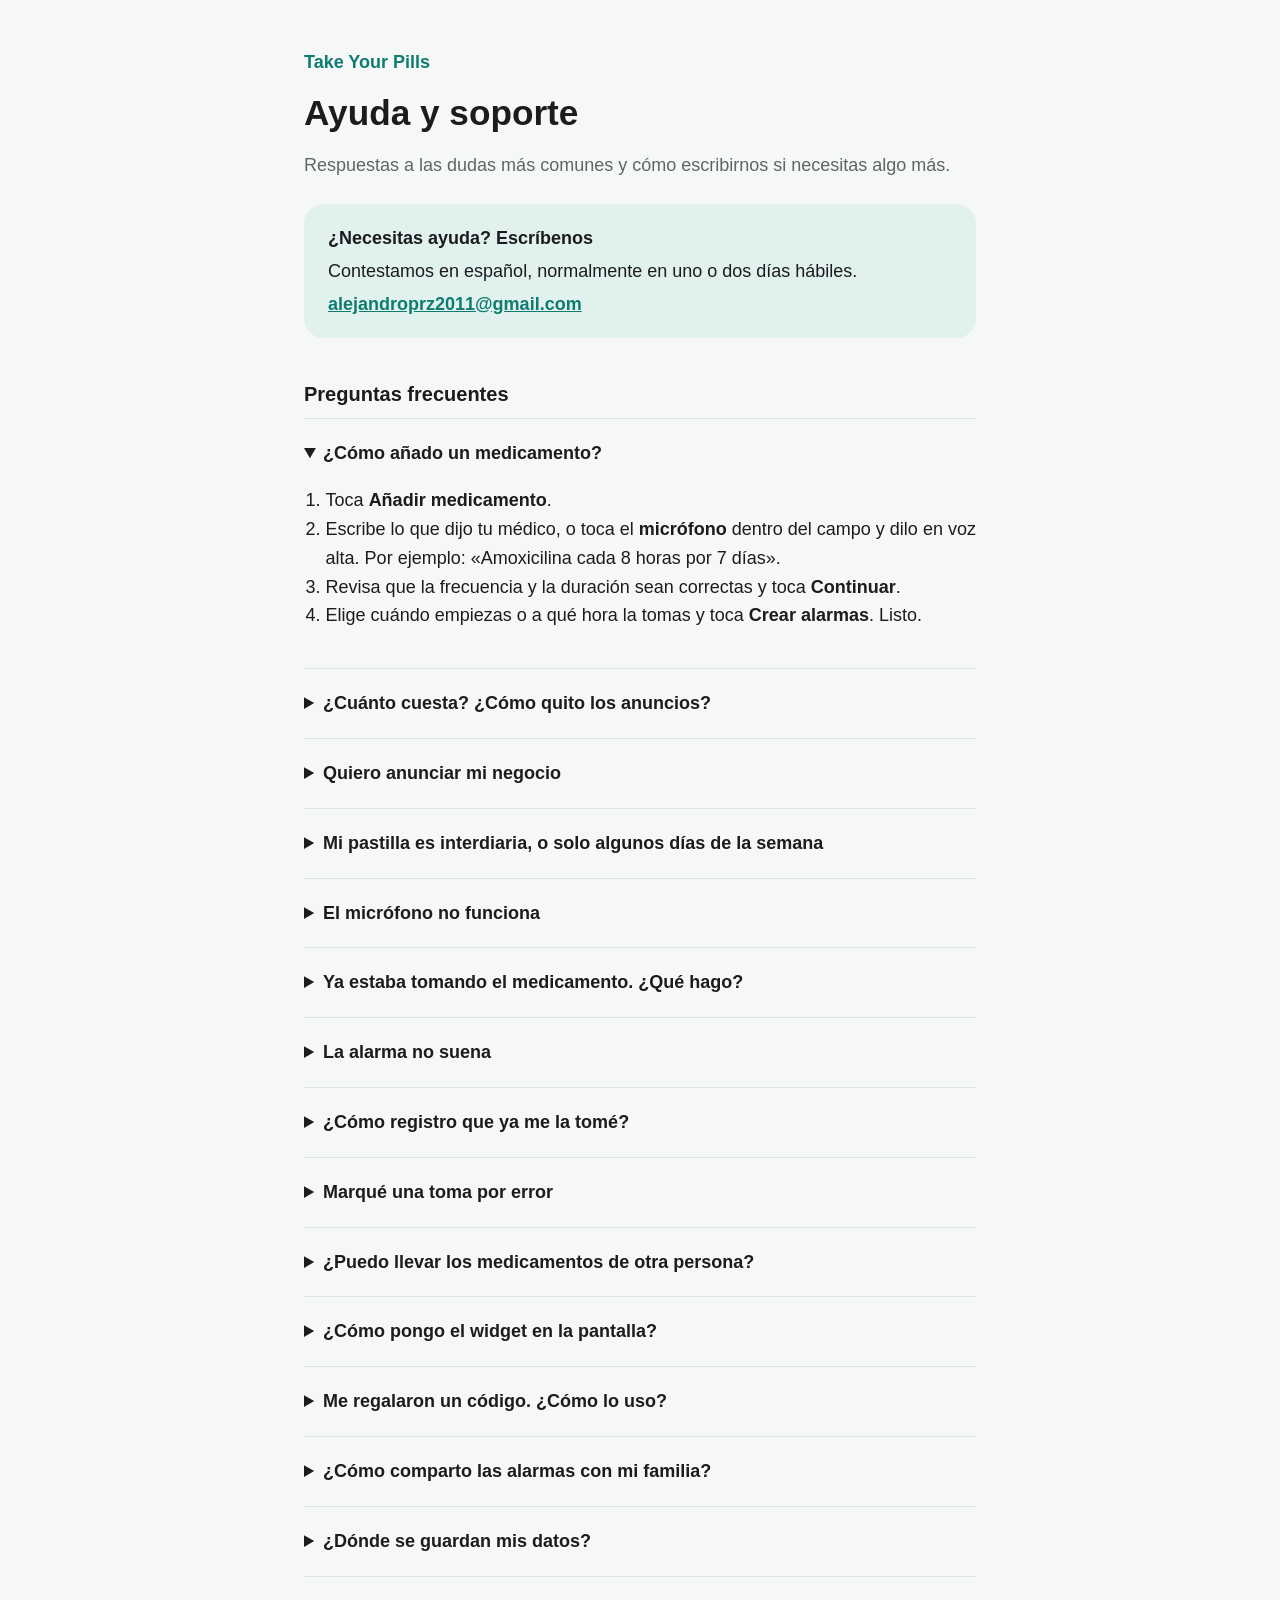
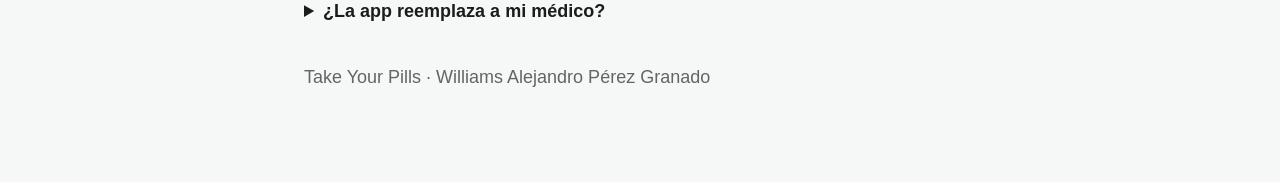
<file: index.html>
<!doctype html>
<meta charset="utf-8">
<title>Take Your Pills</title>
<meta http-equiv="refresh" content="0; url=soporte.html">
<link rel="canonical" href="soporte.html">
<p><a href="soporte.html">Ayuda y soporte de Take Your Pills</a> · <a href="privacidad.html">Política de privacidad</a></p>
</file>
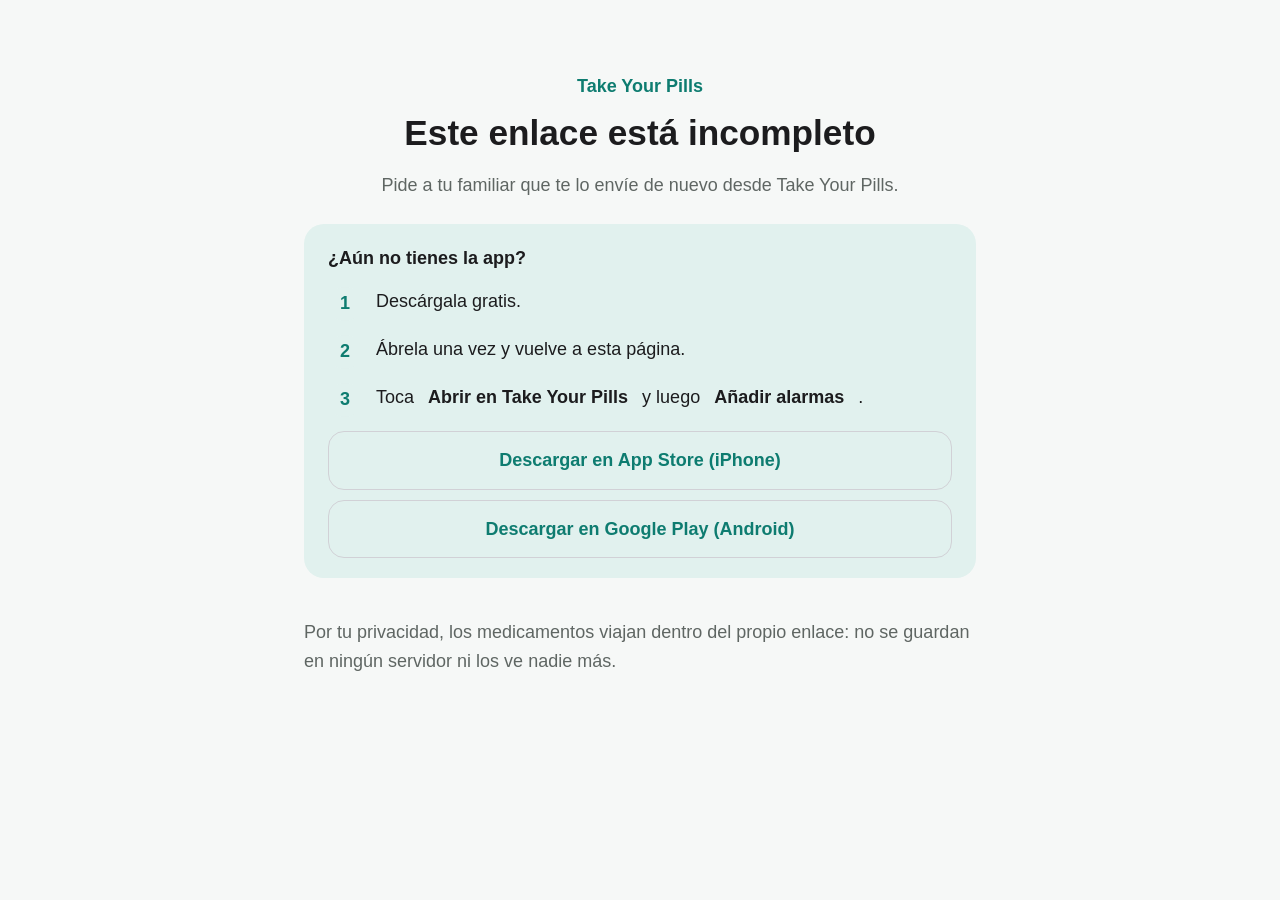
<file: c/index.html>
<!doctype html>
<html lang="es">
<head>
<meta charset="utf-8">
<meta name="viewport" content="width=device-width,initial-scale=1">
<meta name="robots" content="noindex">
<title>Alarmas compartidas · Take Your Pills</title>
<link rel="stylesheet" href="../_style.css">
<style>
  .hero { text-align: center; padding-top: 24px; }
  .hero h1 { margin-top: 12px; }
  .big {
    display: block; width: 100%; box-sizing: border-box; text-align: center;
    font: inherit; font-size: 1.25rem; font-weight: 700; color: #fff;
    background: linear-gradient(#2a9a8c, #0e7c70); border: 0; border-radius: 999px;
    padding: 18px 24px; margin: 28px 0 12px; text-decoration: none;
    box-shadow: 0 10px 24px rgba(14,124,112,.3);
  }
  .steps { counter-reset: s; list-style: none; padding: 0; margin: 0; }
  .steps li { counter-increment: s; display: flex; gap: 14px; align-items: flex-start; margin: 14px 0; }
  .steps li::before {
    content: counter(s); flex: none; width: 34px; height: 34px; border-radius: 50%;
    display: grid; place-items: center; font-weight: 700; color: #0e7c70; background: #e1f1ee;
  }
  .stores { display: grid; gap: 10px; margin-top: 14px; }
  .stores a { display: block; text-align: center; font-weight: 700; padding: 14px; border-radius: 16px; border: 1px solid #d1d1d6; text-decoration: none; }
  .error { display: none; }
</style>
</head>
<body>
<main>
  <div class="hero">
    <div class="app">Take Your Pills</div>
    <h1 id="title">Te compartieron unas alarmas</h1>
    <p class="muted" id="lead">Toca el botón para añadirlas a Take Your Pills.</p>
  </div>

  <a class="big" id="open" href="#">Abrir en Take Your Pills</a>

  <div class="box">
    <strong>¿Aún no tienes la app?</strong>
    <ol class="steps">
      <li>Descárgala gratis.</li>
      <li>Ábrela una vez y vuelve a esta página.</li>
      <li>Toca <b>Abrir en Take Your Pills</b> y luego <b>Añadir alarmas</b>.</li>
    </ol>
    <div class="stores">
      <a id="ios" href="https://apps.apple.com/search?term=Take%20Your%20Pills">Descargar en App Store (iPhone)</a>
      <a href="https://play.google.com/store/apps/details?id=com.takeyourpills.takeyourpills">Descargar en Google Play (Android)</a>
    </div>
  </div>

  <p class="muted">Por tu privacidad, los medicamentos viajan dentro del propio enlace: no se guardan en ningún servidor ni los ve nadie más.</p>
</main>
<script>
  // Everything after "#" stays on this phone; browsers never send it anywhere.
  var code = location.hash.replace(/^#/, "");
  var open = document.getElementById("open");
  if (/^[A-Za-z0-9_-]{16,}$/.test(code)) {
    open.href = "takeyourpills://c#" + code;
  } else {
    open.style.display = "none";
    document.getElementById("title").textContent = "Este enlace está incompleto";
    document.getElementById("lead").textContent =
      "Pide a tu familiar que te lo envíe de nuevo desde Take Your Pills.";
  }
  if (/iPhone|iPad/.test(navigator.userAgent)) {
    document.getElementById("ios").href =
      "itms-apps://search.itunes.apple.com/WebObjects/MZSearch.woa/wa/search?media=software&term=Take%20Your%20Pills";
  }
</script>
</body>
</html>
</file>
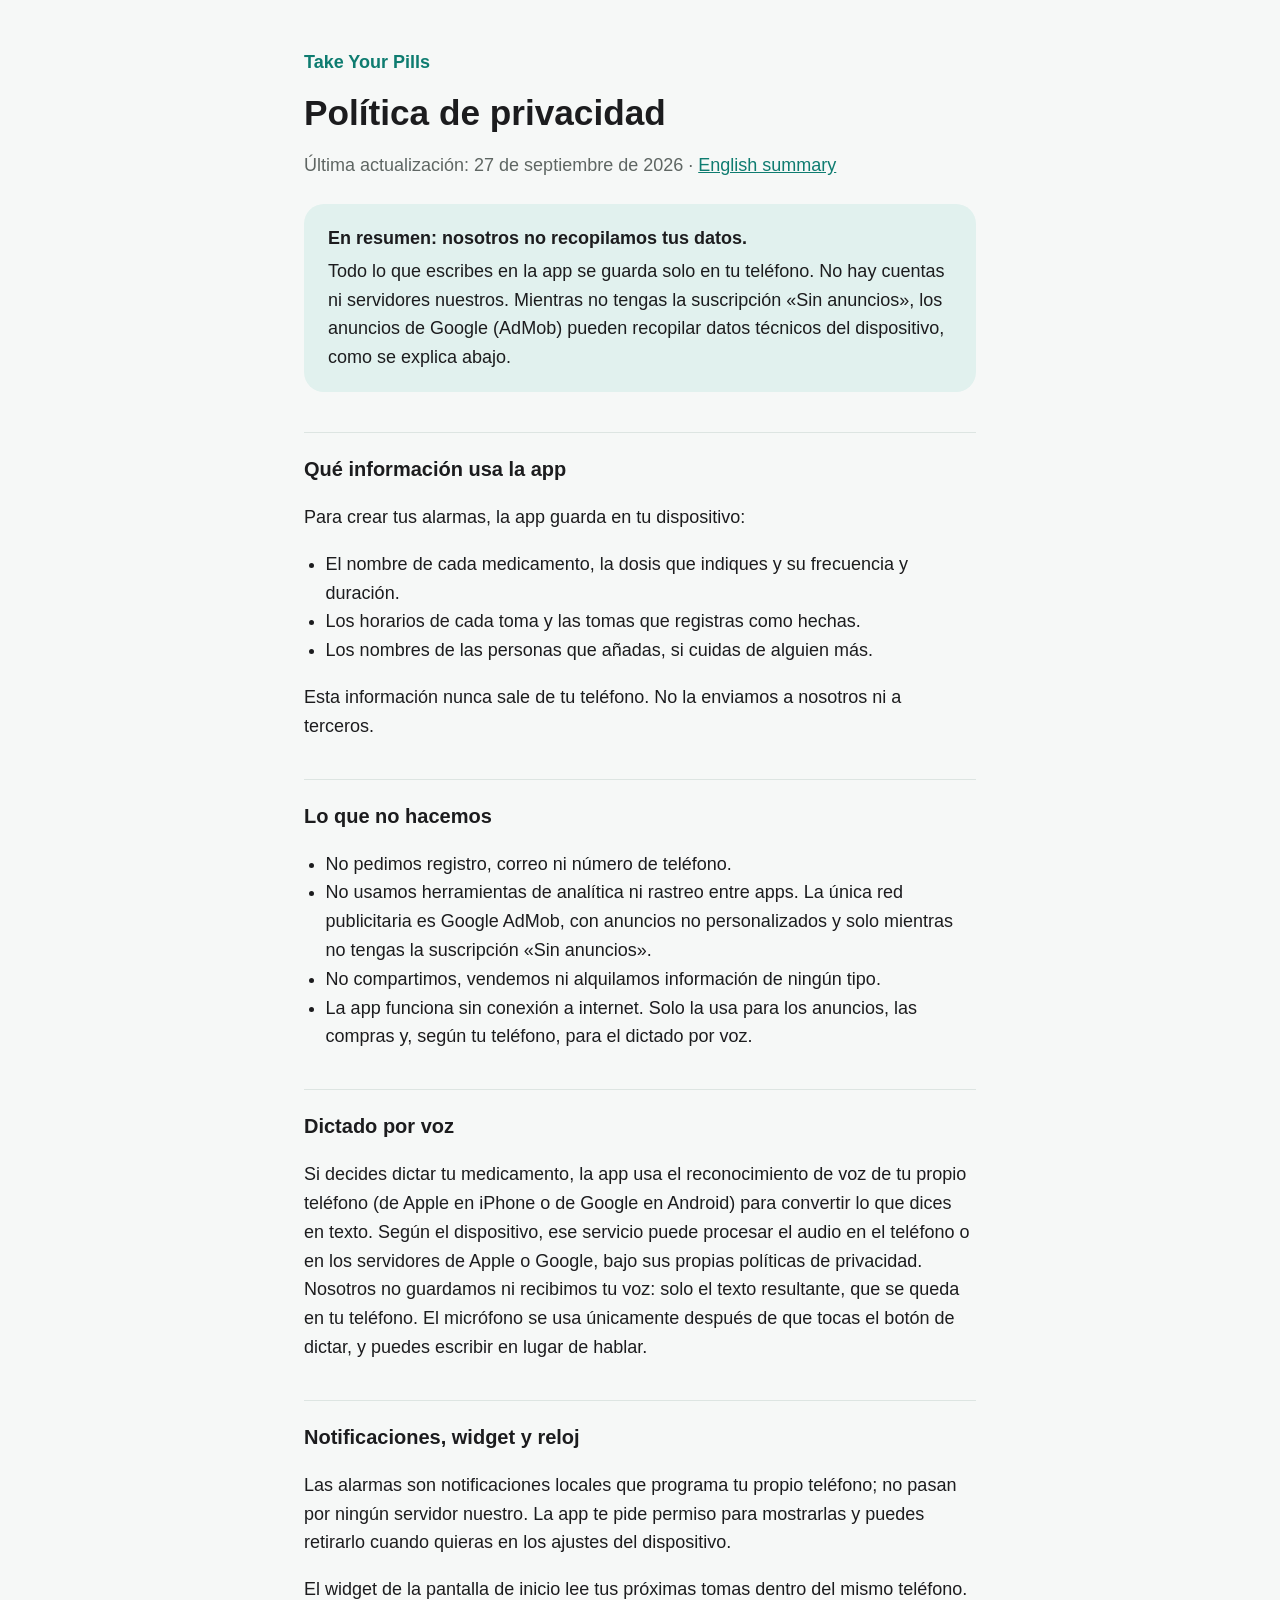
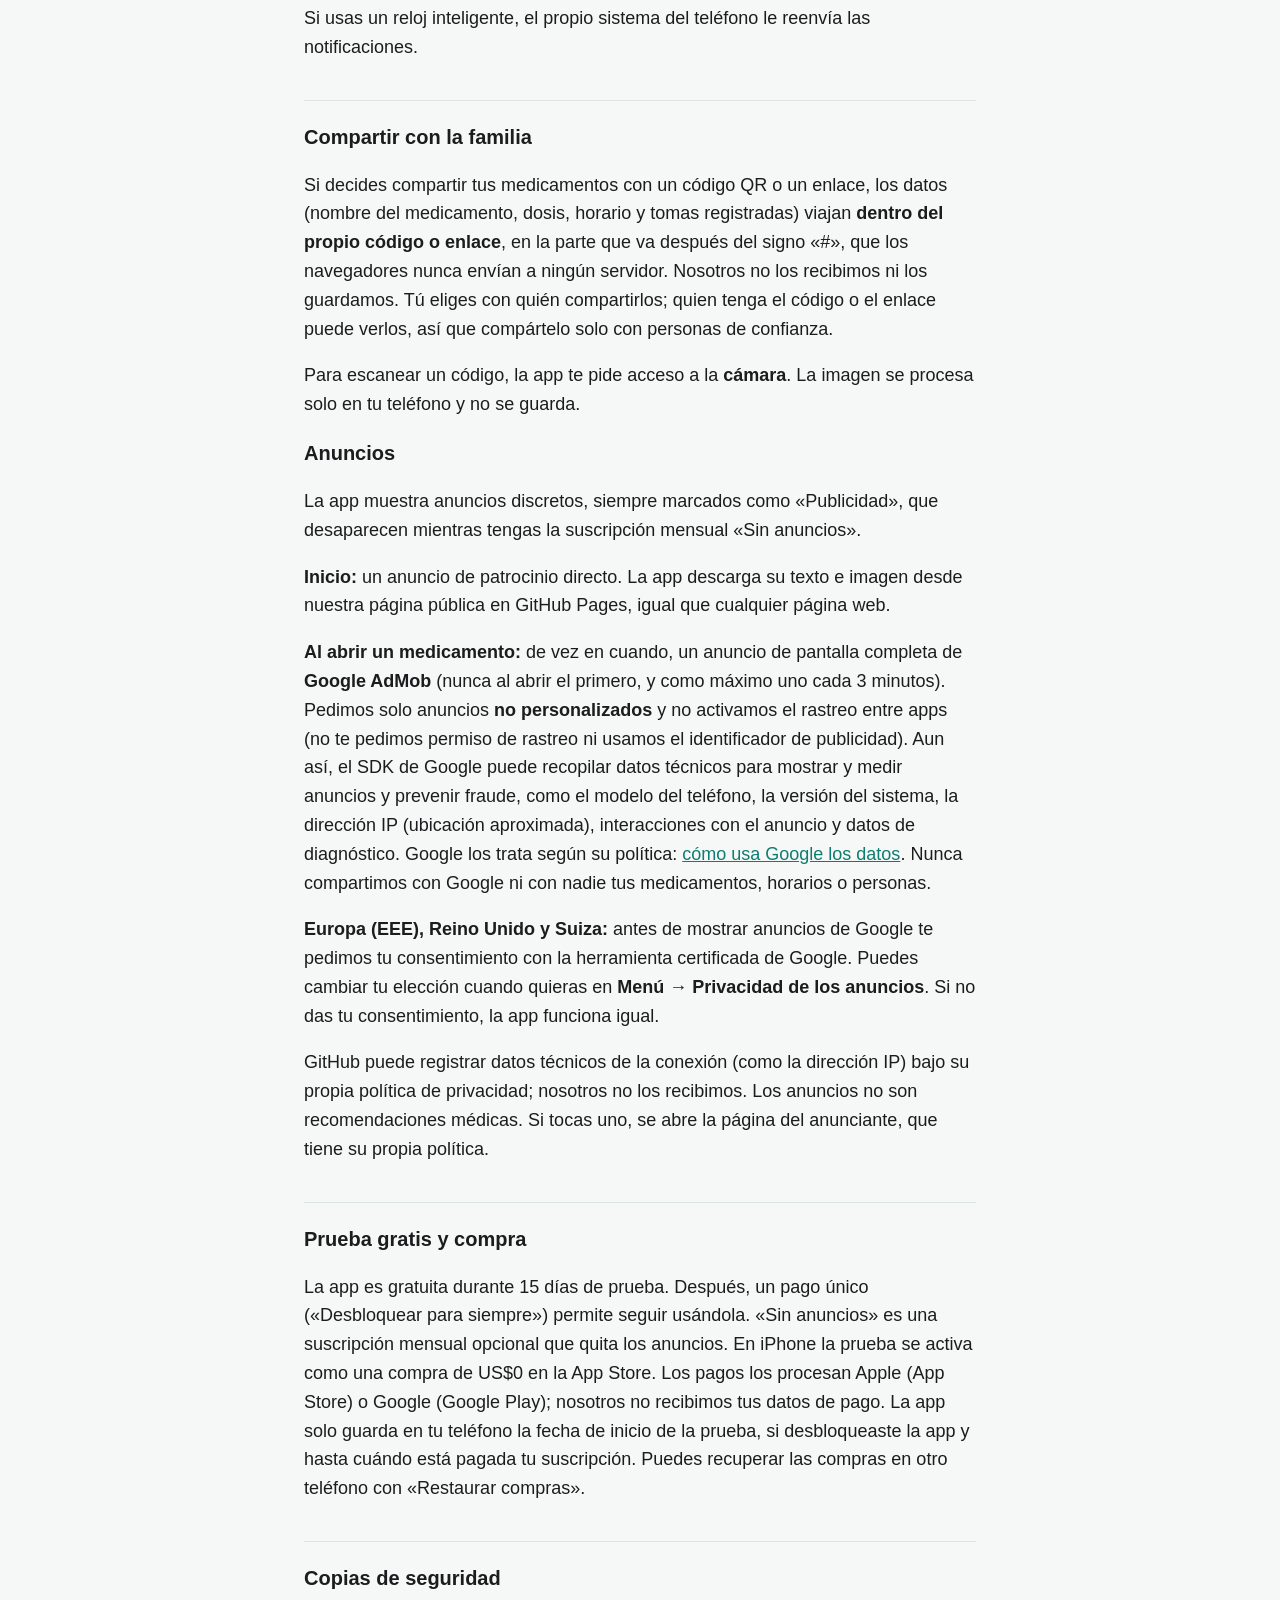
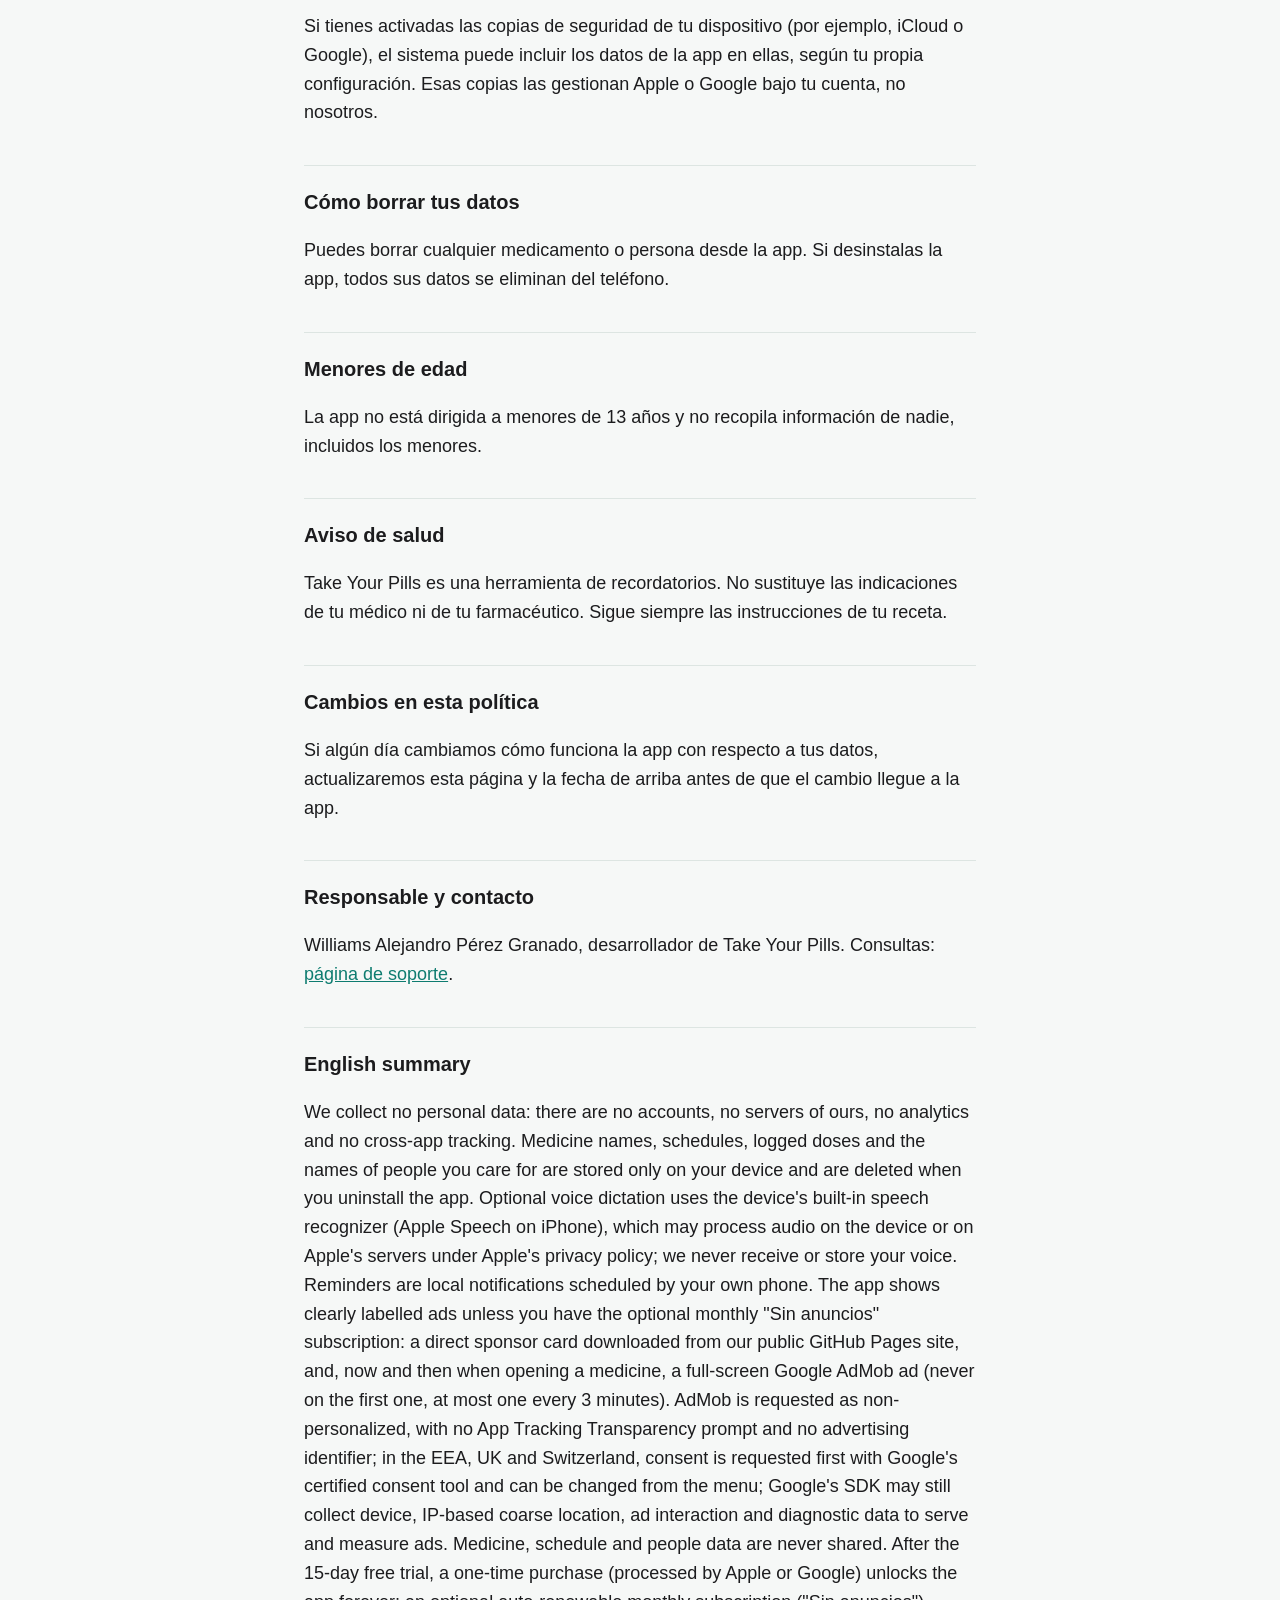
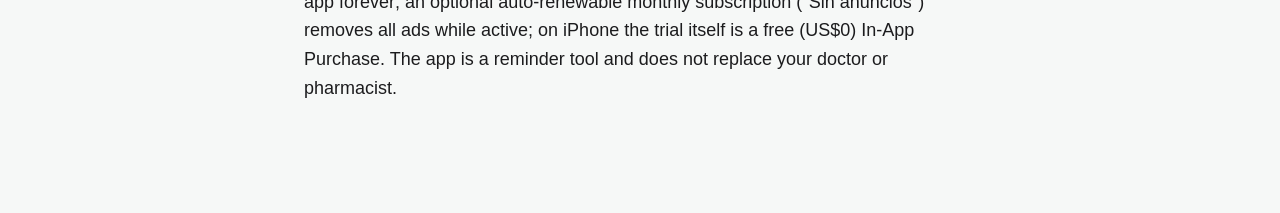
<file: privacidad.html>
<!doctype html>
<html lang="es">
<head>
<meta charset="utf-8">
<meta name="viewport" content="width=device-width,initial-scale=1">
<title>Privacidad · Take Your Pills</title>
<link rel="stylesheet" href="_style.css">
</head>
<body>
<main>
  <div class="app">Take Your Pills</div>
  <h1>Política de privacidad</h1>
  <p class="muted">Última actualización: 27 de septiembre de 2026 · <a href="#en">English summary</a></p>

  <div class="box">
    <strong>En resumen: nosotros no recopilamos tus datos.</strong>
    <p>Todo lo que escribes en la app se guarda solo en tu teléfono. No hay cuentas ni servidores nuestros. Mientras no tengas la suscripción «Sin anuncios», los anuncios de Google (AdMob) pueden recopilar datos técnicos del dispositivo, como se explica abajo.</p>
  </div>

  <section>
    <h2>Qué información usa la app</h2>
    <p>Para crear tus alarmas, la app guarda en tu dispositivo:</p>
    <ul>
      <li>El nombre de cada medicamento, la dosis que indiques y su frecuencia y duración.</li>
      <li>Los horarios de cada toma y las tomas que registras como hechas.</li>
      <li>Los nombres de las personas que añadas, si cuidas de alguien más.</li>
    </ul>
    <p>Esta información nunca sale de tu teléfono. No la enviamos a nosotros ni a terceros.</p>
  </section>

  <section>
    <h2>Lo que no hacemos</h2>
    <ul>
      <li>No pedimos registro, correo ni número de teléfono.</li>
      <li>No usamos herramientas de analítica ni rastreo entre apps. La única red publicitaria es Google AdMob, con anuncios no personalizados y solo mientras no tengas la suscripción «Sin anuncios».</li>
      <li>No compartimos, vendemos ni alquilamos información de ningún tipo.</li>
      <li>La app funciona sin conexión a internet. Solo la usa para los anuncios, las compras y, según tu teléfono, para el dictado por voz.</li>
    </ul>
  </section>

  <section>
    <h2>Dictado por voz</h2>
    <p>Si decides dictar tu medicamento, la app usa el reconocimiento de voz de tu propio teléfono (de Apple en iPhone o de Google en Android) para convertir lo que dices en texto. Según el dispositivo, ese servicio puede procesar el audio en el teléfono o en los servidores de Apple o Google, bajo sus propias políticas de privacidad. Nosotros no guardamos ni recibimos tu voz: solo el texto resultante, que se queda en tu teléfono. El micrófono se usa únicamente después de que tocas el botón de dictar, y puedes escribir en lugar de hablar.</p>
  </section>

  <section>
    <h2>Notificaciones, widget y reloj</h2>
    <p>Las alarmas son notificaciones locales que programa tu propio teléfono; no pasan por ningún servidor nuestro. La app te pide permiso para mostrarlas y puedes retirarlo cuando quieras en los ajustes del dispositivo.</p>
    <p>El widget de la pantalla de inicio lee tus próximas tomas dentro del mismo teléfono. Si usas un reloj inteligente, el propio sistema del teléfono le reenvía las notificaciones.</p>
  </section>

  <section>
    <h2>Compartir con la familia</h2>
    <p>Si decides compartir tus medicamentos con un código QR o un enlace, los datos (nombre del medicamento, dosis, horario y tomas registradas) viajan <b>dentro del propio código o enlace</b>, en la parte que va después del signo «#», que los navegadores nunca envían a ningún servidor. Nosotros no los recibimos ni los guardamos. Tú eliges con quién compartirlos; quien tenga el código o el enlace puede verlos, así que compártelo solo con personas de confianza.</p>
    <p>Para escanear un código, la app te pide acceso a la <b>cámara</b>. La imagen se procesa solo en tu teléfono y no se guarda.</p>

    <h2>Anuncios</h2>
    <p>La app muestra anuncios discretos, siempre marcados como «Publicidad», que desaparecen mientras tengas la suscripción mensual «Sin anuncios».</p>
    <p><b>Inicio:</b> un anuncio de patrocinio directo. La app descarga su texto e imagen desde nuestra página pública en GitHub Pages, igual que cualquier página web.</p>
    <p><b>Al abrir un medicamento:</b> de vez en cuando, un anuncio de pantalla completa de <b>Google AdMob</b> (nunca al abrir el primero, y como máximo uno cada 3 minutos). Pedimos solo anuncios <b>no personalizados</b> y no activamos el rastreo entre apps (no te pedimos permiso de rastreo ni usamos el identificador de publicidad). Aun así, el SDK de Google puede recopilar datos técnicos para mostrar y medir anuncios y prevenir fraude, como el modelo del teléfono, la versión del sistema, la dirección IP (ubicación aproximada), interacciones con el anuncio y datos de diagnóstico. Google los trata según su política: <a href="https://policies.google.com/technologies/partner-sites">cómo usa Google los datos</a>. Nunca compartimos con Google ni con nadie tus medicamentos, horarios o personas.</p>
    <p><b>Europa (EEE), Reino Unido y Suiza:</b> antes de mostrar anuncios de Google te pedimos tu consentimiento con la herramienta certificada de Google. Puedes cambiar tu elección cuando quieras en <b>Menú → Privacidad de los anuncios</b>. Si no das tu consentimiento, la app funciona igual.</p>
    <p> GitHub puede registrar datos técnicos de la conexión (como la dirección IP) bajo su propia política de privacidad; nosotros no los recibimos. Los anuncios no son recomendaciones médicas. Si tocas uno, se abre la página del anunciante, que tiene su propia política.</p>
  </section>

  <section>
    <h2>Prueba gratis y compra</h2>
    <p>La app es gratuita durante 15 días de prueba. Después, un pago único («Desbloquear para siempre») permite seguir usándola. «Sin anuncios» es una suscripción mensual opcional que quita los anuncios. En iPhone la prueba se activa como una compra de US$0 en la App Store. Los pagos los procesan Apple (App Store) o Google (Google Play); nosotros no recibimos tus datos de pago. La app solo guarda en tu teléfono la fecha de inicio de la prueba, si desbloqueaste la app y hasta cuándo está pagada tu suscripción. Puedes recuperar las compras en otro teléfono con «Restaurar compras».</p>
  </section>

  <section>
    <h2>Copias de seguridad</h2>
    <p>Si tienes activadas las copias de seguridad de tu dispositivo (por ejemplo, iCloud o Google), el sistema puede incluir los datos de la app en ellas, según tu propia configuración. Esas copias las gestionan Apple o Google bajo tu cuenta, no nosotros.</p>
  </section>

  <section>
    <h2>Cómo borrar tus datos</h2>
    <p>Puedes borrar cualquier medicamento o persona desde la app. Si desinstalas la app, todos sus datos se eliminan del teléfono.</p>
  </section>

  <section>
    <h2>Menores de edad</h2>
    <p>La app no está dirigida a menores de 13 años y no recopila información de nadie, incluidos los menores.</p>
  </section>

  <section>
    <h2>Aviso de salud</h2>
    <p>Take Your Pills es una herramienta de recordatorios. No sustituye las indicaciones de tu médico ni de tu farmacéutico. Sigue siempre las instrucciones de tu receta.</p>
  </section>

  <section>
    <h2>Cambios en esta política</h2>
    <p>Si algún día cambiamos cómo funciona la app con respecto a tus datos, actualizaremos esta página y la fecha de arriba antes de que el cambio llegue a la app.</p>
  </section>

  <section>
    <h2>Responsable y contacto</h2>
    <p>Williams Alejandro Pérez Granado, desarrollador de Take Your Pills. Consultas: <a href="soporte.html">página de soporte</a>.</p>
  </section>

  <section id="en" lang="en">
    <h2>English summary</h2>
    <p>We collect no personal data: there are no accounts, no servers of ours, no analytics and no cross-app tracking. Medicine names, schedules, logged doses and the names of people you care for are stored only on your device and are deleted when you uninstall the app. Optional voice dictation uses the device's built-in speech recognizer (Apple Speech on iPhone), which may process audio on the device or on Apple's servers under Apple's privacy policy; we never receive or store your voice. Reminders are local notifications scheduled by your own phone. The app shows clearly labelled ads unless you have the optional monthly "Sin anuncios" subscription: a direct sponsor card downloaded from our public GitHub Pages site, and, now and then when opening a medicine, a full-screen Google AdMob ad (never on the first one, at most one every 3 minutes). AdMob is requested as non-personalized, with no App Tracking Transparency prompt and no advertising identifier; in the EEA, UK and Switzerland, consent is requested first with Google's certified consent tool and can be changed from the menu; Google's SDK may still collect device, IP-based coarse location, ad interaction and diagnostic data to serve and measure ads. Medicine, schedule and people data are never shared. After the 15-day free trial, a one-time purchase (processed by Apple or Google) unlocks the app forever; an optional auto-renewable monthly subscription ("Sin anuncios") removes all ads while active; on iPhone the trial itself is a free (US$0) In-App Purchase. The app is a reminder tool and does not replace your doctor or pharmacist.</p>
  </section>
</main>
</body>
</html>
</file>
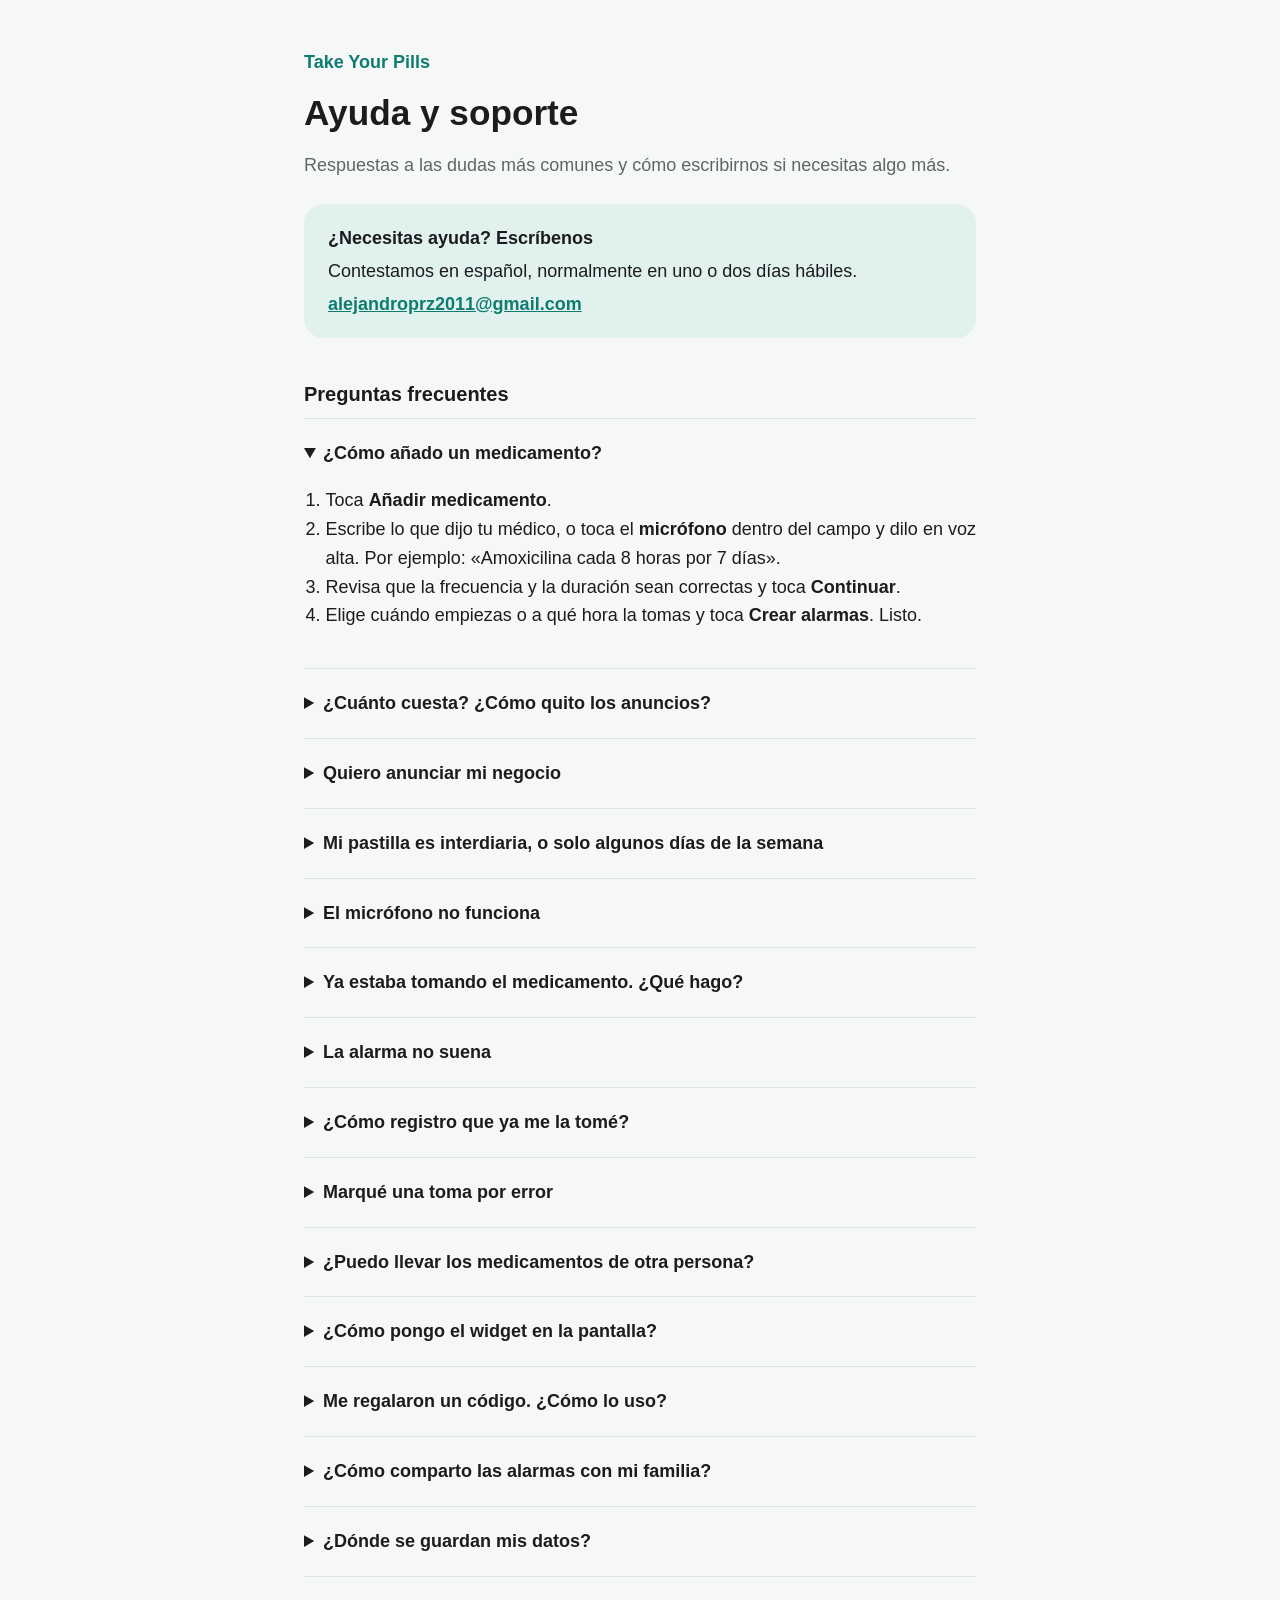
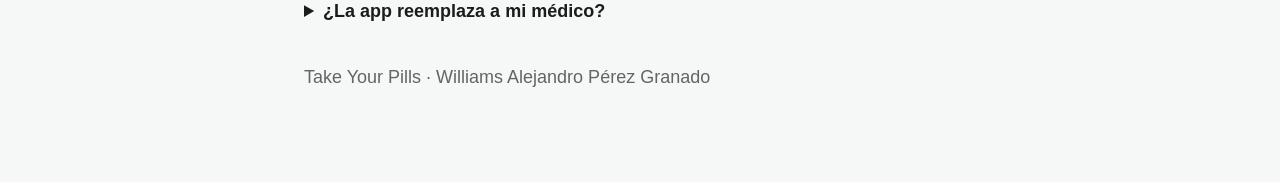
<file: soporte.html>
<!doctype html>
<html lang="es">
<head>
<meta charset="utf-8">
<meta name="viewport" content="width=device-width,initial-scale=1">
<title>Soporte · Take Your Pills</title>
<link rel="stylesheet" href="_style.css">
</head>
<body>
<main>
  <div class="app">Take Your Pills</div>
  <h1>Ayuda y soporte</h1>
  <p class="muted">Respuestas a las dudas más comunes y cómo escribirnos si necesitas algo más.</p>

  <div class="box">
    <strong>¿Necesitas ayuda? Escríbenos</strong>
    <p>Contestamos en español, normalmente en uno o dos días hábiles.</p>
    <p><a class="mail" href="mailto:alejandroprz2011@gmail.com">alejandroprz2011@gmail.com</a></p>
  </div>

  <h2>Preguntas frecuentes</h2>

  <details open>
    <summary>¿Cómo añado un medicamento?</summary>
    <ol>
      <li>Toca <b>Añadir medicamento</b>.</li>
      <li>Escribe lo que dijo tu médico, o toca el <b>micrófono</b> dentro del campo y dilo en voz alta. Por ejemplo: «Amoxicilina cada 8 horas por 7 días».</li>
      <li>Revisa que la frecuencia y la duración sean correctas y toca <b>Continuar</b>.</li>
      <li>Elige cuándo empiezas o a qué hora la tomas y toca <b>Crear alarmas</b>. Listo.</li>
    </ol>
  </details>

  <details>
      <summary>¿Cuánto cuesta? ¿Cómo quito los anuncios?</summary>
      <p>Tienes <b>15 días de prueba gratis</b> con todas las funciones. Después, un <b>único pago</b> la desbloquea para siempre (no es una suscripción): <b>Menú → Desbloquear para siempre</b>. Para quitar los anuncios hay una <b>suscripción mensual opcional</b>: <b>Menú → Eliminar anuncios</b>, o el botón <b>Quitar</b> al final de cada medicamento. Puedes cancelarla cuando quieras en <b>Menú → Gestionar suscripción</b> o en los ajustes de tu teléfono. Si ya pagaste en otro teléfono, toca <b>Restaurar compras</b>.</p>
    </details>

    <details>
      <summary>Quiero anunciar mi negocio</summary>
      <p>Abre el <b>Menú</b> y toca <b>Anúnciate con nosotros</b>. Completa el formulario y se abrirá tu correo con la solicitud lista para enviar.</p>
    </details>

    <details>
    <summary>Mi pastilla es interdiaria, o solo algunos días de la semana</summary>
    <p>También funciona. Puedes decir o escribir, por ejemplo: «interdiario por 3 meses», «cada tercer día», «solo los viernes», «lunes, miércoles y viernes» o «los fines de semana». En el segundo paso verás <b>Por horas</b>, <b>Por días</b> y <b>Días fijos</b> para ajustarlo, y en el tercero eliges a qué hora la tomas.</p>
  </details>

  <details>
    <summary>El micrófono no funciona</summary>
    <p>La primera vez, el teléfono te pide permiso para usar el micrófono y el reconocimiento de voz. Si dijiste que no, actívalo en <b>Ajustes → Take Your Pills</b>. Habla con calma y cerca del teléfono; puedes corregir el texto escribiendo en el mismo campo.</p>
  </details>

  <details>
    <summary>Ya estaba tomando el medicamento. ¿Qué hago?</summary>
    <p>Al crearlo, elige <b>Ya la tomé</b> e indica hace cuánto tomaste la última (por ejemplo, «Hace 3 h»). La app calcula las siguientes tomas desde ahí y te pregunta cuántos días te faltan.</p>
  </details>

  <details>
    <summary>La alarma no suena</summary>
    <ul>
      <li>Revisa que las notificaciones estén permitidas: <b>Ajustes → Notificaciones → Take Your Pills</b>.</li>
      <li><b>iPhone:</b> con el interruptor de silencio activado, el teléfono solo vibra. Si usas un modo de concentración, permite las notificaciones urgentes de Take Your Pills.</li>
      <li><b>Android:</b> sube el volumen de alarma y quita la app del ahorro de batería (<b>Ajustes → Batería</b>).</li>
    </ul>
  </details>

  <details>
    <summary>¿Cómo registro que ya me la tomé?</summary>
    <p>Toca el botón grande <b>Ya me la tomé</b> en la app, o directamente en la notificación, en la pantalla bloqueada o en tu reloj. Si no la registras, la app te vuelve a avisar a los 5 y a los 15 minutos.</p>
  </details>

  <details>
    <summary>Marqué una toma por error</summary>
    <p>Justo después de marcarla aparece el botón <b>Deshacer</b>. También puedes abrir el medicamento y tocar <b>Deshacer</b> en la última toma registrada.</p>
  </details>

  <details>
    <summary>¿Puedo llevar los medicamentos de otra persona?</summary>
    <p>Sí. Abre el <b>Menú</b> (arriba a la derecha), toca <b>Personas</b> y añade, por ejemplo, a «Mamá». Al crear un medicamento podrás elegir para quién es, y los avisos dirán «Mamá: hora de tomar…».</p>
  </details>

  <details>
    <summary>¿Cómo pongo el widget en la pantalla?</summary>
    <p><b>iPhone:</b> mantén pulsada la pantalla de inicio, toca <b>Editar → Añadir widget</b> y busca Take Your Pills. También puedes añadirlo a la pantalla bloqueada.</p>
    <p><b>Android:</b> mantén pulsada la pantalla de inicio, toca <b>Widgets</b> y arrastra Take Your Pills.</p>
  </details>

  <details>
    <summary>Me regalaron un código. ¿Cómo lo uso?</summary>
    <p>Abre el <b>Menú</b> y toca <b>Canjear código</b>. En iPhone se abre la ventana de Apple para escribirlo; en Android se abre Google Play: escríbelo allí y vuelve a la app. El regalo se aplica solo.</p>
  </details>

  <details>
    <summary>¿Cómo comparto las alarmas con mi familia?</summary>
    <ol>
      <li>Abre el <b>Menú</b> y toca <b>Compartir con la familia</b>.</li>
      <li>Toca <b>Mostrar código QR</b> y deja que tu familiar lo escanee con la cámara de su teléfono, o toca <b>Enviar por WhatsApp o mensaje</b>.</li>
      <li>Tu familiar toca el enlace o el aviso de la cámara, y luego <b>Añadir alarmas</b>. Si escanea el mismo código dos veces, no se duplica nada.</li>
    </ol>
    <p>Para recibir, también puedes tocar <b>Menú → Compartir con la familia → Escanear un código</b>.</p>
  </details>

  <details>
    <summary>¿Dónde se guardan mis datos?</summary>
    <p>Solo en tu teléfono. No tenemos cuentas ni servidores, y no recopilamos ninguna información. Más detalles en la <a href="privacidad.html">política de privacidad</a>.</p>
  </details>

  <details>
    <summary>¿La app reemplaza a mi médico?</summary>
    <p>No. Take Your Pills es una herramienta de recordatorios. Sigue siempre las indicaciones de tu médico y de tu receta.</p>
  </details>

  <p class="muted">Take Your Pills · Williams Alejandro Pérez Granado</p>
</main>
</body>
</html>
</file>
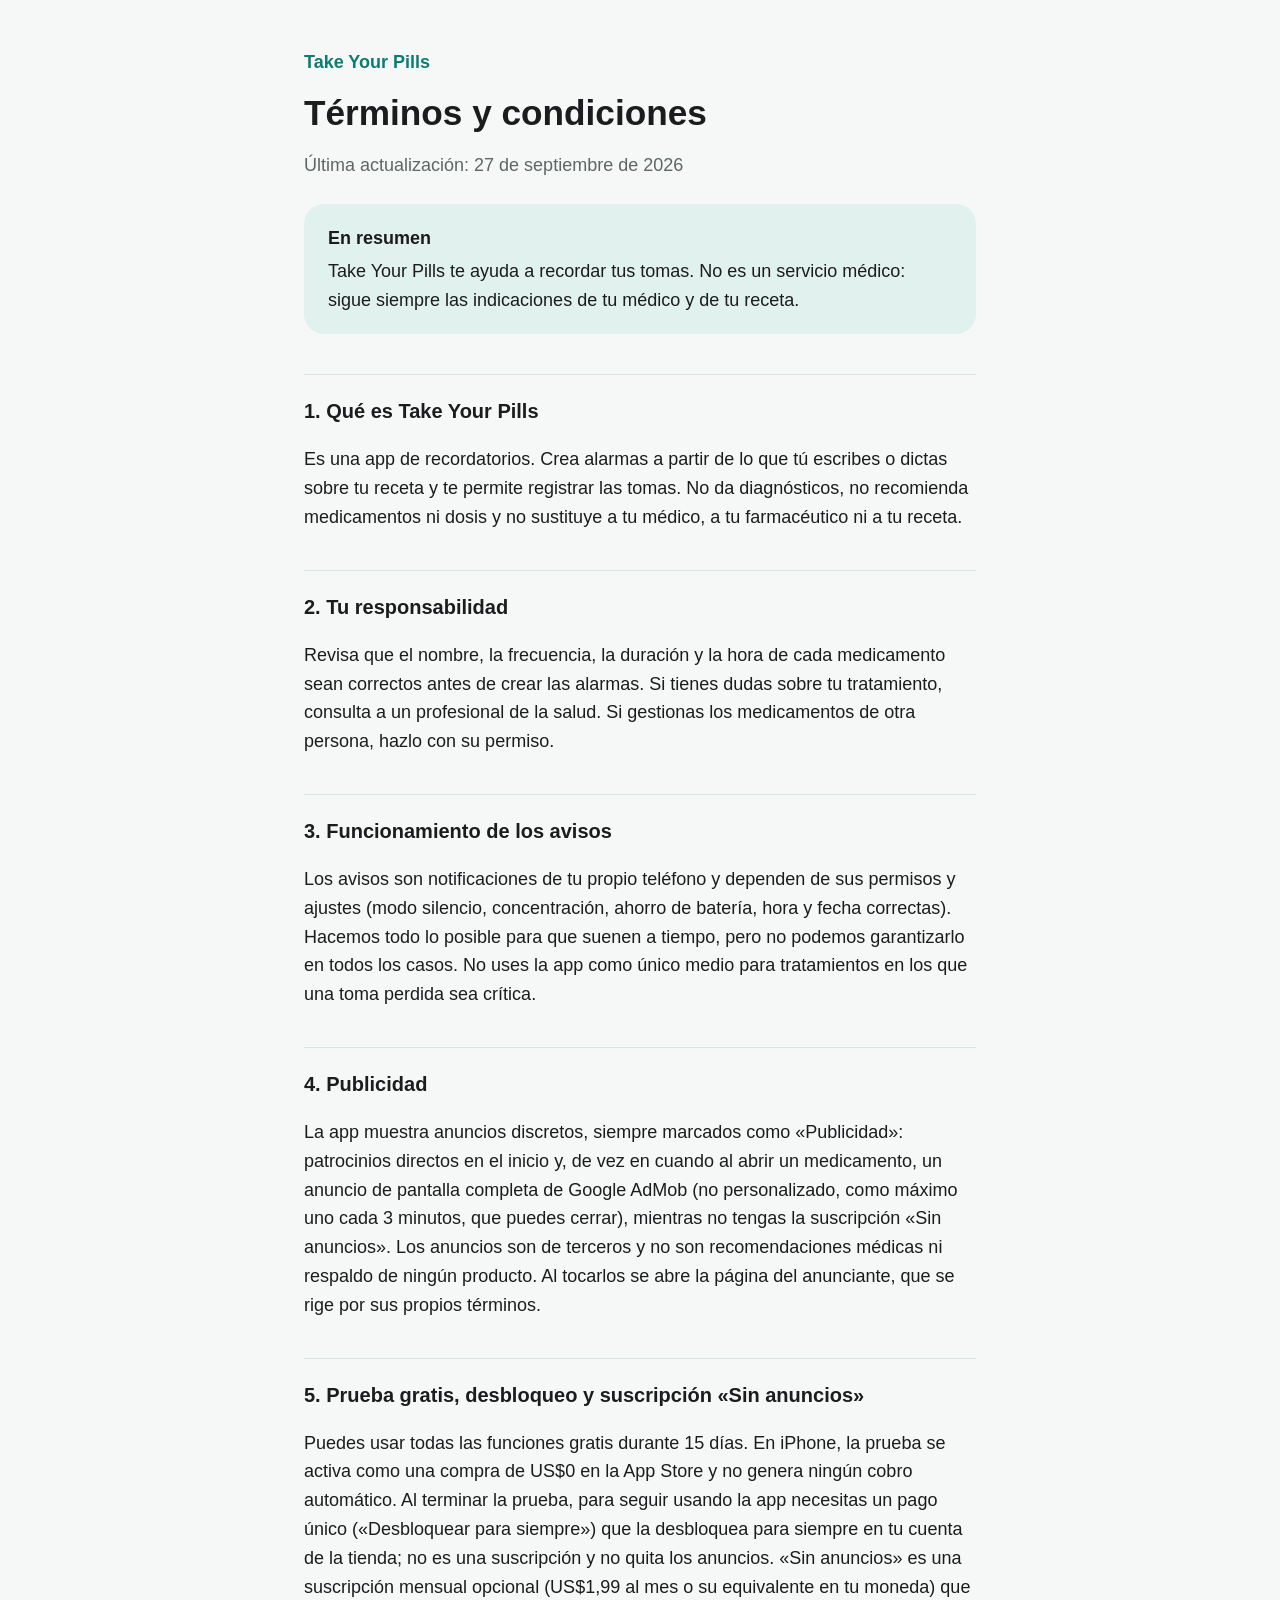
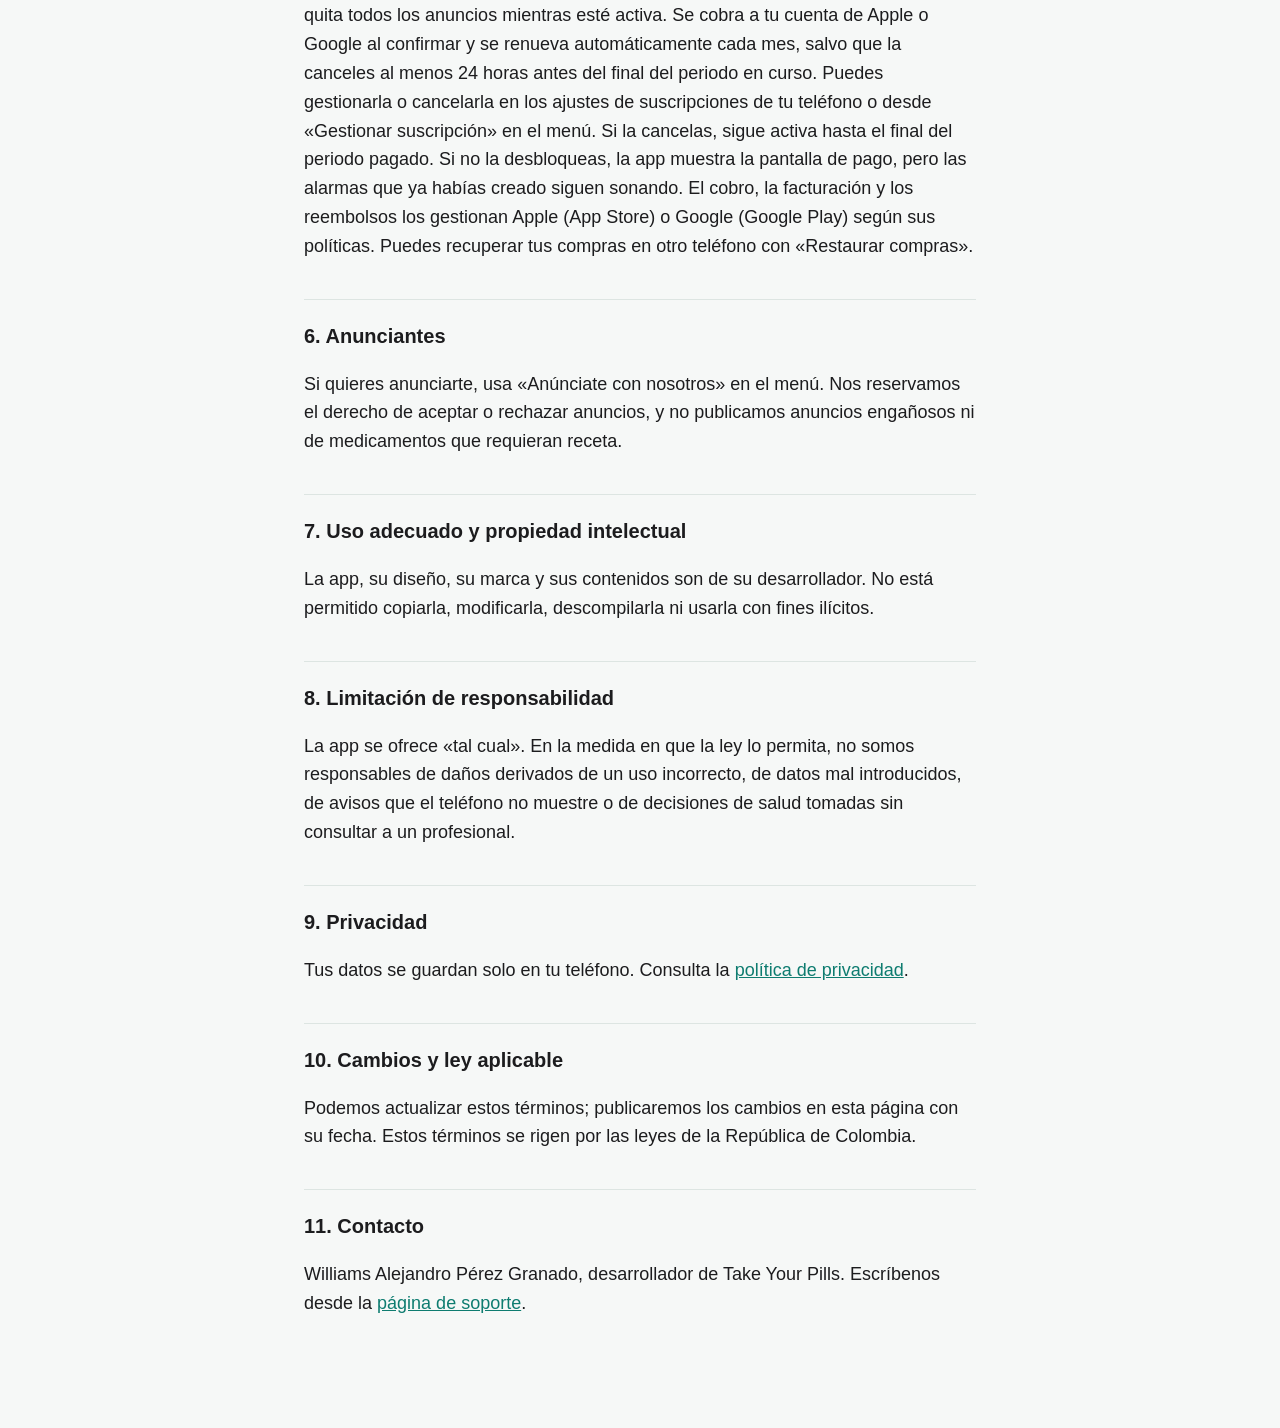
<file: terminos.html>
<!doctype html>
<html lang="es">
<head>
<meta charset="utf-8">
<meta name="viewport" content="width=device-width,initial-scale=1">
<title>Términos · Take Your Pills</title>
<link rel="stylesheet" href="_style.css">
</head>
<body>
<main>
  <div class="app">Take Your Pills</div>
  <h1>Términos y condiciones</h1>
  <p class="muted">Última actualización: 27 de septiembre de 2026</p>

  <div class="box">
    <strong>En resumen</strong>
    <p>Take Your Pills te ayuda a recordar tus tomas. No es un servicio médico: sigue siempre las indicaciones de tu médico y de tu receta.</p>
  </div>

  <section>
    <h2>1. Qué es Take Your Pills</h2>
    <p>Es una app de recordatorios. Crea alarmas a partir de lo que tú escribes o dictas sobre tu receta y te permite registrar las tomas. No da diagnósticos, no recomienda medicamentos ni dosis y no sustituye a tu médico, a tu farmacéutico ni a tu receta.</p>
  </section>

  <section>
    <h2>2. Tu responsabilidad</h2>
    <p>Revisa que el nombre, la frecuencia, la duración y la hora de cada medicamento sean correctos antes de crear las alarmas. Si tienes dudas sobre tu tratamiento, consulta a un profesional de la salud. Si gestionas los medicamentos de otra persona, hazlo con su permiso.</p>
  </section>

  <section>
    <h2>3. Funcionamiento de los avisos</h2>
    <p>Los avisos son notificaciones de tu propio teléfono y dependen de sus permisos y ajustes (modo silencio, concentración, ahorro de batería, hora y fecha correctas). Hacemos todo lo posible para que suenen a tiempo, pero no podemos garantizarlo en todos los casos. No uses la app como único medio para tratamientos en los que una toma perdida sea crítica.</p>
  </section>

  <section>
    <h2>4. Publicidad</h2>
    <p>La app muestra anuncios discretos, siempre marcados como «Publicidad»: patrocinios directos en el inicio y, de vez en cuando al abrir un medicamento, un anuncio de pantalla completa de Google AdMob (no personalizado, como máximo uno cada 3 minutos, que puedes cerrar), mientras no tengas la suscripción «Sin anuncios». Los anuncios son de terceros y no son recomendaciones médicas ni respaldo de ningún producto. Al tocarlos se abre la página del anunciante, que se rige por sus propios términos.</p>
  </section>

  <section>
    <h2>5. Prueba gratis, desbloqueo y suscripción «Sin anuncios»</h2>
    <p>Puedes usar todas las funciones gratis durante 15 días. En iPhone, la prueba se activa como una compra de US$0 en la App Store y no genera ningún cobro automático. Al terminar la prueba, para seguir usando la app necesitas un pago único («Desbloquear para siempre») que la desbloquea para siempre en tu cuenta de la tienda; no es una suscripción y no quita los anuncios. «Sin anuncios» es una suscripción mensual opcional (US$1,99 al mes o su equivalente en tu moneda) que quita todos los anuncios mientras esté activa. Se cobra a tu cuenta de Apple o Google al confirmar y se renueva automáticamente cada mes, salvo que la canceles al menos 24 horas antes del final del periodo en curso. Puedes gestionarla o cancelarla en los ajustes de suscripciones de tu teléfono o desde «Gestionar suscripción» en el menú. Si la cancelas, sigue activa hasta el final del periodo pagado. Si no la desbloqueas, la app muestra la pantalla de pago, pero las alarmas que ya habías creado siguen sonando. El cobro, la facturación y los reembolsos los gestionan Apple (App Store) o Google (Google Play) según sus políticas. Puedes recuperar tus compras en otro teléfono con «Restaurar compras».</p>
  </section>

  <section>
    <h2>6. Anunciantes</h2>
    <p>Si quieres anunciarte, usa «Anúnciate con nosotros» en el menú. Nos reservamos el derecho de aceptar o rechazar anuncios, y no publicamos anuncios engañosos ni de medicamentos que requieran receta.</p>
  </section>

  <section>
    <h2>7. Uso adecuado y propiedad intelectual</h2>
    <p>La app, su diseño, su marca y sus contenidos son de su desarrollador. No está permitido copiarla, modificarla, descompilarla ni usarla con fines ilícitos.</p>
  </section>

  <section>
    <h2>8. Limitación de responsabilidad</h2>
    <p>La app se ofrece «tal cual». En la medida en que la ley lo permita, no somos responsables de daños derivados de un uso incorrecto, de datos mal introducidos, de avisos que el teléfono no muestre o de decisiones de salud tomadas sin consultar a un profesional.</p>
  </section>

  <section>
    <h2>9. Privacidad</h2>
    <p>Tus datos se guardan solo en tu teléfono. Consulta la <a href="privacidad.html">política de privacidad</a>.</p>
  </section>

  <section>
    <h2>10. Cambios y ley aplicable</h2>
    <p>Podemos actualizar estos términos; publicaremos los cambios en esta página con su fecha. Estos términos se rigen por las leyes de la República de Colombia.</p>
  </section>

  <section>
    <h2>11. Contacto</h2>
    <p>Williams Alejandro Pérez Granado, desarrollador de Take Your Pills. Escríbenos desde la <a href="soporte.html">página de soporte</a>.</p>
  </section>
</main>
</body>
</html>
</file>
<file: _style.css>
:root{--bg:#f6f8f7;--surface:#fff;--ink:#1c1c1e;--muted:#5f6663;--tint:#0e7c70;--tint-soft:#e1f1ee;--line:#dde5e2;color-scheme:light}
@media (prefers-color-scheme:dark){:root{color-scheme:dark;--bg:#04201d;--surface:#0b2c28;--ink:#f2f5f4;--muted:#a9bab6;--tint:#34c7b5;--tint-soft:#12332f;--line:#1f4540}}
*{box-sizing:border-box}
body{margin:0;background:var(--bg);color:var(--ink);font:18px/1.6 -apple-system,BlinkMacSystemFont,"Segoe UI",Roboto,sans-serif;padding-inline:20px}
main{max-width:42rem;margin:0 auto;padding-block:48px 72px}
.app{color:var(--tint);font-weight:700}
h1{font-size:2.2rem;line-height:1.15;margin:16px 0 8px}
.muted{color:var(--muted)}
.box{background:var(--tint-soft);border-radius:20px;padding:20px 24px;margin:24px 0 40px}
.box p{margin:4px 0 0}
section,details{border-top:1px solid var(--line);padding-block:20px}
h2{font-size:1.25rem;margin:0 0 8px}
summary{cursor:pointer;font-weight:700}
ul,ol{padding-left:1.2em}
a{color:var(--tint)}
.mail{font-weight:700;user-select:all;overflow-wrap:anywhere}
</file>
